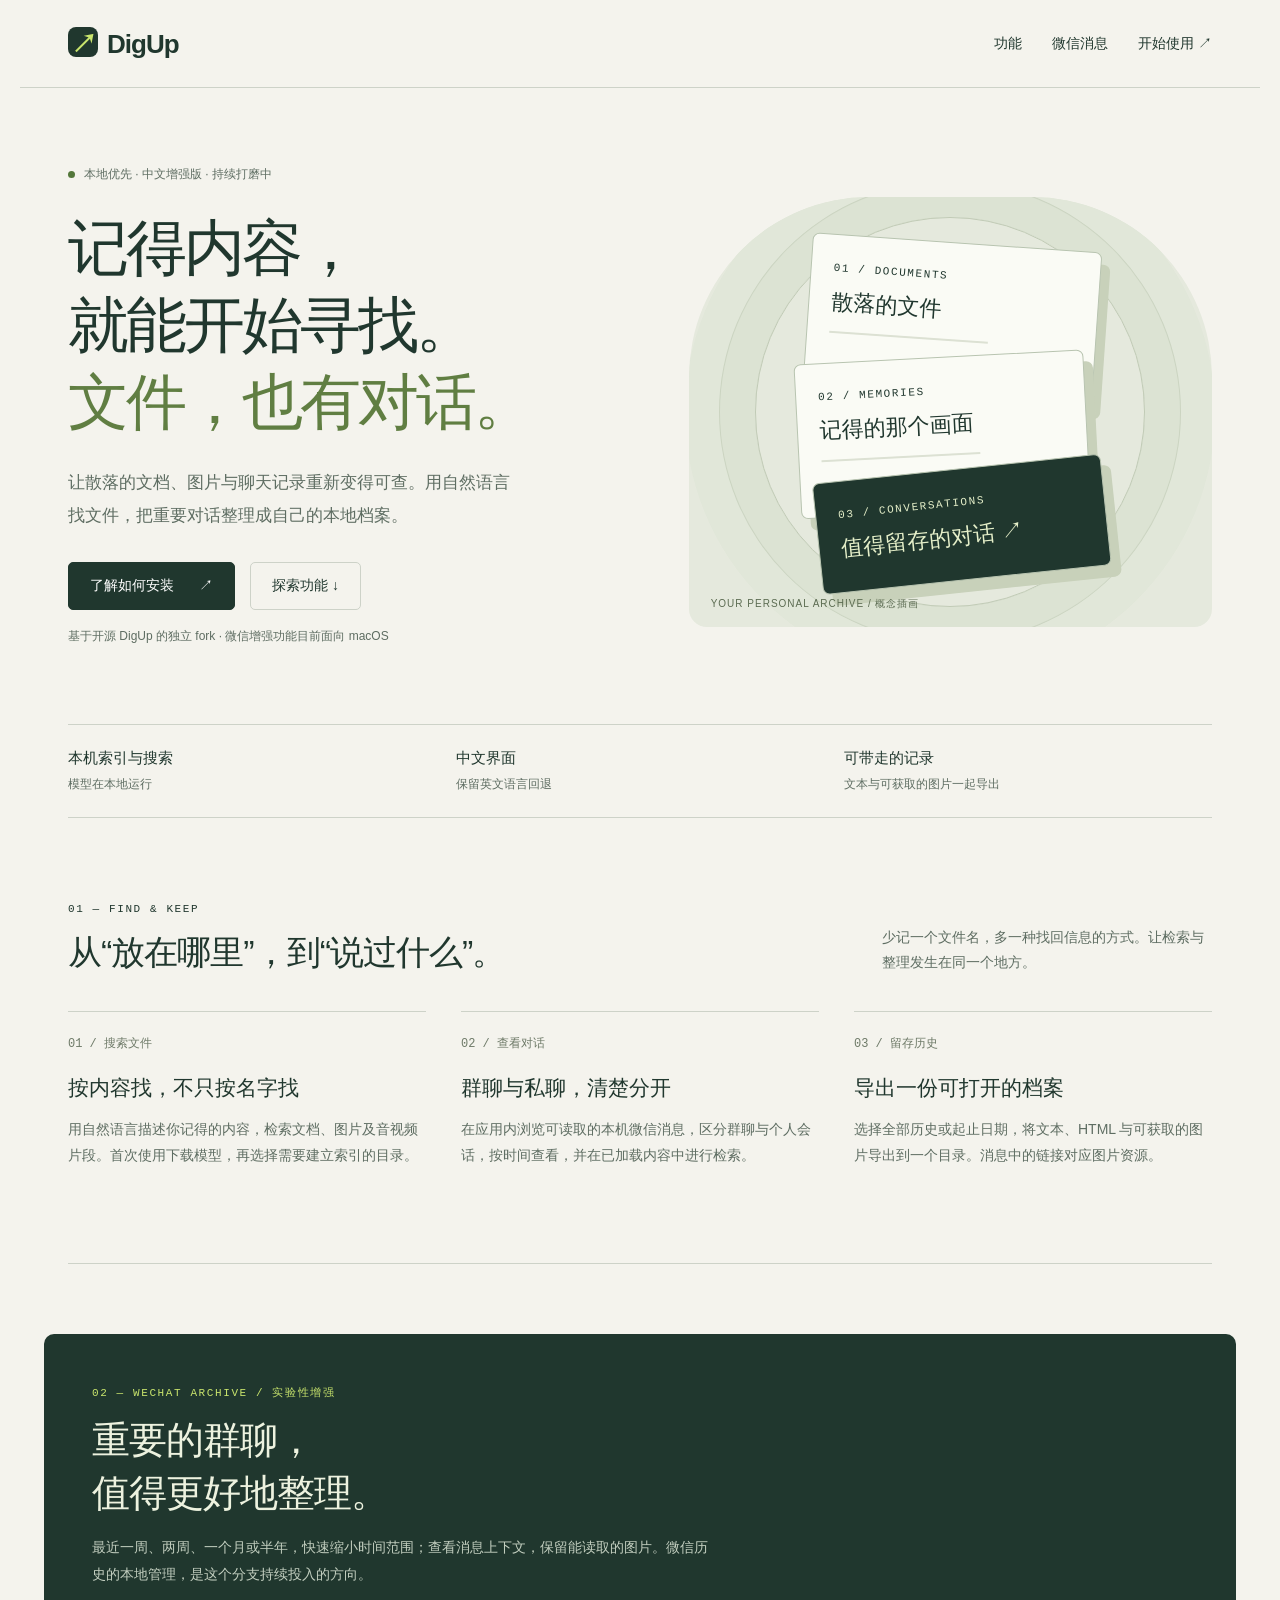
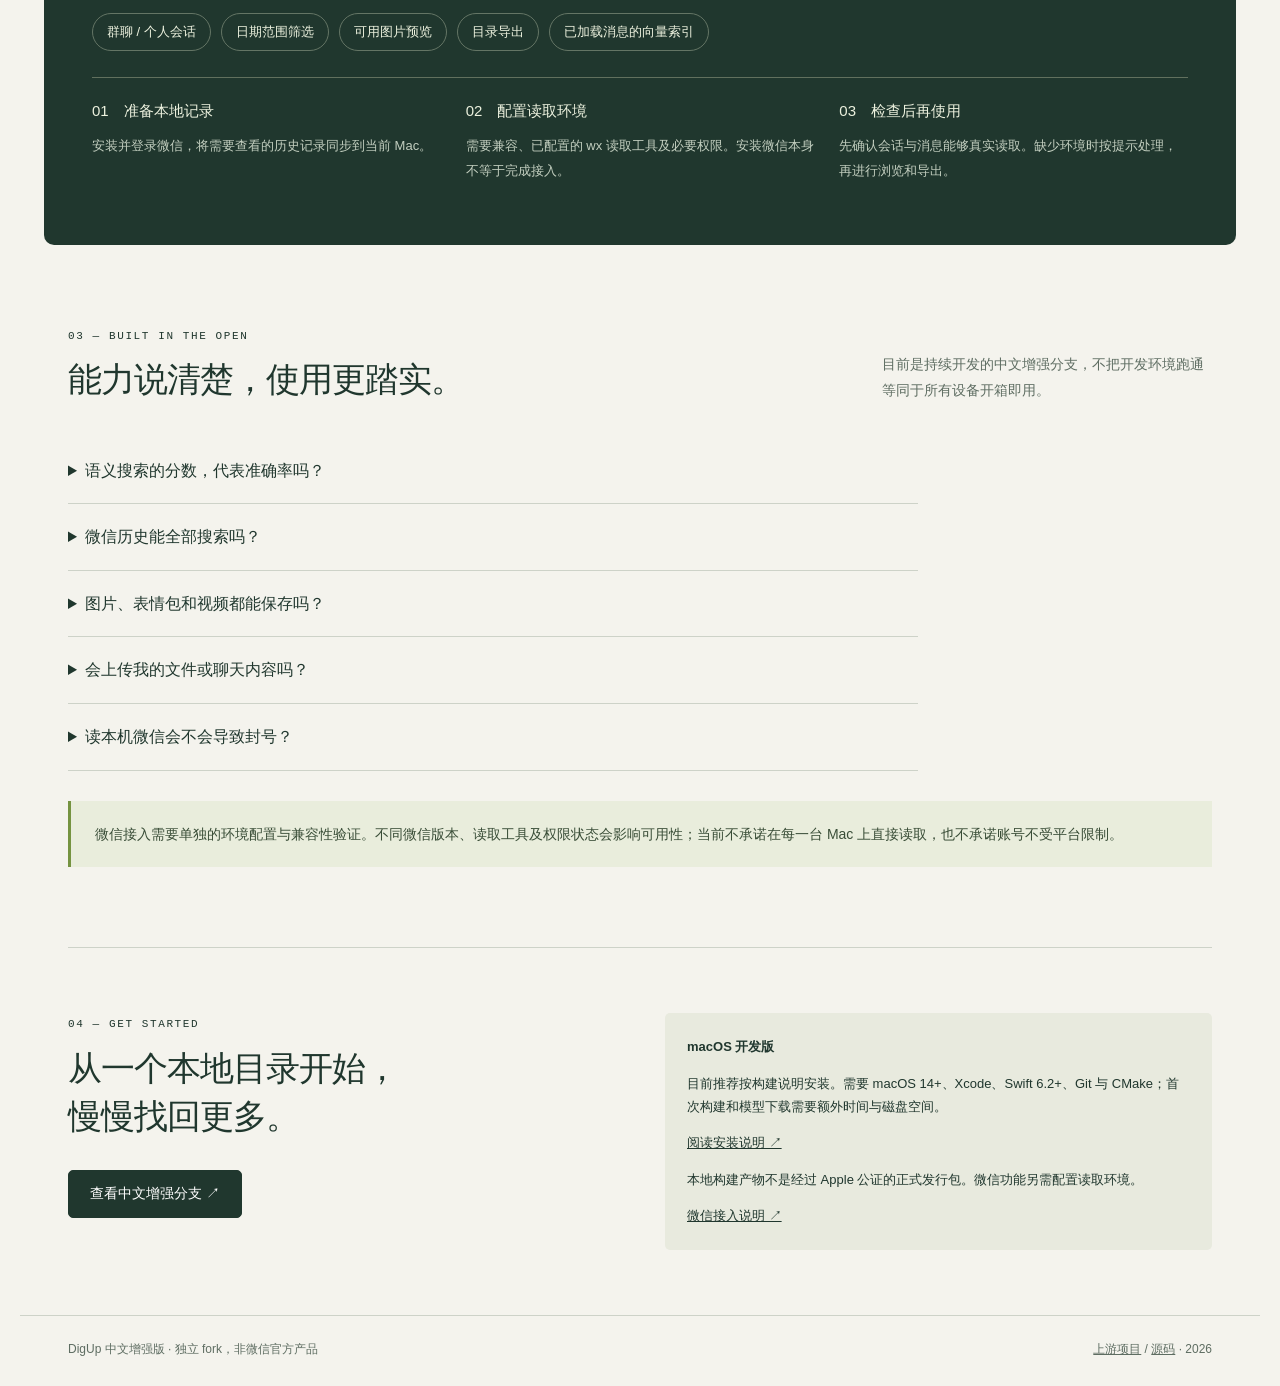
<file: site/index.html>
<!doctype html>
<html lang="zh-CN">
<head>
<meta charset="utf-8"><meta name="viewport" content="width=device-width,initial-scale=1">
<title>DigUp 中文版 — 找回文件，也找回对话</title>
<meta name="description" content="DigUp 中文增强版：本地语义文件搜索，微信历史消息浏览、日期筛选和带图片的目录导出。了解能力、接入条件与当前限制。">
<meta name="theme-color" content="#f4f3ed">
<style>
:root{--paper:#f4f3ed;--ink:#20372e;--muted:#5e6d62;--line:#cdd2c8;--green:#c9e56d}*{box-sizing:border-box}html{scroll-behavior:smooth;scroll-padding-top:85px}body{margin:0;background:var(--paper);color:var(--ink);font-family:-apple-system,BlinkMacSystemFont,"PingFang SC","Microsoft YaHei",sans-serif}a{color:inherit;text-decoration:none}a:hover{text-decoration:underline}button{font:inherit;cursor:pointer}a:focus-visible,button:focus-visible,summary:focus-visible{outline:3px solid #527625;outline-offset:5px}nav,main,footer{max-width:1240px;margin:auto;padding:0 48px}nav{height:88px;display:flex;align-items:center;justify-content:space-between;border-bottom:1px solid var(--line)}.brand{font-size:26px;font-weight:750;letter-spacing:-1px}.brand span{display:inline-grid;place-items:center;width:30px;height:30px;background:var(--ink);color:var(--green);border-radius:8px;margin-right:9px}.navlinks{display:flex;gap:30px;align-items:center;font-size:14px}.small{font:11px ui-monospace,monospace;letter-spacing:1.6px;text-transform:uppercase}.tag{display:inline-flex;gap:9px;align-items:center;font-size:12px;color:var(--muted)}.dot{width:7px;height:7px;background:#53773a;border-radius:50%}.hero{padding:76px 0 64px;display:grid;grid-template-columns:1.1fr 1fr;gap:45px;align-items:center}h1{font-size:clamp(42px,4.8vw,65px);font-weight:450;line-height:1.25;letter-spacing:-3px;margin:27px 0}h1 em{font-family:Georgia,"Songti SC",serif;font-weight:400;font-style:normal;color:#607e42}.lead{font-size:17px;line-height:1.9;color:var(--muted);max-width:450px}.actions{display:flex;gap:15px;align-items:center;flex-wrap:wrap;margin-top:30px}.btn{display:inline-flex;align-items:center;justify-content:center;gap:25px;padding:14px 21px;background:var(--ink);color:#fff;border:1px solid var(--ink);border-radius:5px;font-size:14px}.btn:hover{background:#365244;text-decoration:none}.btn.secondary{background:transparent;color:var(--ink);border-color:var(--line)}.footnote{font-size:12px;color:var(--muted);line-height:1.8;margin-top:16px}.art{height:430px;position:relative;background:#e5e9dd;border-radius:180px 180px 18px 18px;overflow:hidden;display:flex;align-items:center;justify-content:center}.rings{position:absolute;width:390px;height:390px;border:1px solid #c1cbb6;border-radius:50%;box-shadow:0 0 0 35px #dce3d3,0 0 0 36px #cbd4c1,0 0 0 70px #e1e7d9}.archive{position:relative;width:290px;transform:rotate(-6deg)}.sheet{height:155px;padding:22px;background:#fafbf5;border:1px solid #b8c4b0;border-radius:7px;box-shadow:9px 12px 0 #c8d1ba;margin-top:-42px;position:relative}.sheet:first-child{margin-top:0;transform:translateX(12px) rotate(10deg)}.sheet:nth-child(2){transform:translateX(-10px) rotate(3deg)}.sheet:last-child{background:var(--ink);color:#e5efc9;height:112px}.sheet b{display:block;font-size:22px;font-weight:500;margin:12px 0}.sheet .rule{height:2px;width:65%;background:#dce1d3;margin-top:14px}.artlabel{position:absolute;bottom:16px;left:22px;font-size:10px;letter-spacing:1px;color:#5b6b51}.strip{display:grid;grid-template-columns:repeat(3,1fr);border-top:1px solid var(--line);border-bottom:1px solid var(--line);padding:24px 0;gap:20px}.strip b{font-size:15px;font-weight:500}.strip span{display:block;font-size:12px;color:var(--muted);margin-top:8px}.section{padding:80px 0;border-bottom:1px solid var(--line)}.heading{display:flex;justify-content:space-between;align-items:end;gap:30px;margin-bottom:35px}h2{font-size:34px;font-weight:450;letter-spacing:-1px;margin:14px 0 0}.heading p{font-size:14px;color:var(--muted);line-height:1.8;max-width:330px;margin:0}.features{display:grid;grid-template-columns:repeat(3,1fr);gap:35px}.feature{border-top:1px solid var(--line);padding-top:21px}.number{font:12px ui-monospace,monospace;color:#6e7a68}.feature h3{font-size:21px;font-weight:500;margin:22px 0 12px}.feature p{font-size:14px;color:var(--muted);line-height:1.9}.wechat{background:var(--ink);color:#edf2df;margin:70px -24px 0;padding:48px;border-radius:10px}.wechat .small{color:#c9e56d}.wechat h2{max-width:580px;font-size:38px;line-height:1.4}.wechat p{color:#c2cebf;line-height:1.9;font-size:14px;max-width:620px}.pills{display:flex;flex-wrap:wrap;gap:10px;margin:26px 0}.pills span{border:1px solid #647565;border-radius:30px;padding:9px 14px;font-size:13px}.steps{display:grid;grid-template-columns:repeat(3,1fr);gap:25px;border-top:1px solid #61705e;padding-top:24px}.steps b{font-size:15px;font-weight:500}.steps p{font-size:13px}.limit{background:#e9eddc;padding:20px 24px;border-left:3px solid #759341;margin-top:30px;color:#394d37;font-size:14px;line-height:1.9}.faq{max-width:850px}details{border-bottom:1px solid var(--line);padding:20px 0}summary{cursor:pointer;font-size:16px;line-height:1.6}details p{font-size:14px;line-height:1.9;color:var(--muted);max-width:760px}.start{display:grid;grid-template-columns:1fr 1fr;gap:50px;padding:65px 0}.start h2{line-height:1.4}.install{background:#e8eade;padding:22px;border-radius:5px;font-size:13px;line-height:1.8}.install a{text-decoration:underline}footer{border-top:1px solid var(--line);padding-top:25px;padding-bottom:28px;display:flex;justify-content:space-between;gap:25px;font-size:12px;color:var(--muted)}.skip{position:absolute;left:10px;top:-60px;background:#fff;padding:10px}.skip:focus{top:10px}footer a{text-decoration:underline}
@media(max-width:760px){nav,main,footer{padding-left:23px;padding-right:23px}nav{height:75px}.navlinks{gap:18px}.navlinks .desktop{display:none}.hero{grid-template-columns:1fr;padding:46px 0 35px;gap:30px}h1{letter-spacing:-2px;font-size:47px}.hero .lead{font-size:16px}.art{height:340px;border-radius:130px 130px 12px 12px}.archive{transform:scale(.84) rotate(-6deg)}.strip{gap:12px}.strip b{font-size:13px}.strip span{line-height:1.7;font-size:11px}.section{padding:50px 0}.heading{display:block}.heading p{margin-top:20px}.features,.steps,.start{grid-template-columns:1fr;gap:20px}.feature h3{margin-top:14px}.wechat{margin:40px 0 0;padding:27px 23px}.wechat h2{font-size:30px}.steps{gap:12px}h2{font-size:29px}.start{padding:45px 0}footer{flex-direction:column;gap:12px}}@media(prefers-reduced-motion:reduce){html{scroll-behavior:auto}}
</style></head>
<body><a class="skip" href="#main">跳到内容</a>
<nav aria-label="主导航"><a class="brand" href="#" aria-label="DigUp 首页"><span>↗</span>DigUp</a><div class="navlinks"><a class="desktop" href="#features">功能</a><a href="#wechat">微信消息</a><a href="#start">开始使用 ↗</a></div></nav>
<main id="main"><section class="hero"><div><div class="tag"><i class="dot"></i> 本地优先 · 中文增强版 · 持续打磨中</div><h1>记得内容，<br>就能开始寻找。<br><em>文件，也有对话。</em></h1><p class="lead">让散落的文档、图片与聊天记录重新变得可查。用自然语言找文件，把重要对话整理成自己的本地档案。</p><div class="actions"><a class="btn" href="#start">了解如何安装 <span>↗</span></a><a class="btn secondary" href="#features">探索功能 ↓</a></div><p class="footnote">基于开源 DigUp 的独立 fork · 微信增强功能目前面向 macOS</p></div><div class="art" role="img" aria-label="由文档、图像与对话组成的档案插画，不是应用截图"><div class="rings"></div><div class="archive"><div class="sheet"><span class="small">01 / DOCUMENTS</span><b>散落的文件</b><div class="rule"></div></div><div class="sheet"><span class="small">02 / MEMORIES</span><b>记得的那个画面</b><div class="rule"></div></div><div class="sheet"><span class="small">03 / CONVERSATIONS</span><b>值得留存的对话 ↗</b></div></div><span class="artlabel">YOUR PERSONAL ARCHIVE / 概念插画</span></div></section>
<div class="strip"><div><b>本机索引与搜索</b><span>模型在本地运行</span></div><div><b>中文界面</b><span>保留英文语言回退</span></div><div><b>可带走的记录</b><span>文本与可获取的图片一起导出</span></div></div>
<section class="section" id="features"><div class="heading"><div><span class="small">01 — FIND & KEEP</span><h2>从“放在哪里”，到“说过什么”。</h2></div><p>少记一个文件名，多一种找回信息的方式。让检索与整理发生在同一个地方。</p></div><div class="features"><article class="feature"><span class="number">01 / 搜索文件</span><h3>按内容找，不只按名字找</h3><p>用自然语言描述你记得的内容，检索文档、图片及音视频片段。首次使用下载模型，再选择需要建立索引的目录。</p></article><article class="feature"><span class="number">02 / 查看对话</span><h3>群聊与私聊，清楚分开</h3><p>在应用内浏览可读取的本机微信消息，区分群聊与个人会话，按时间查看，并在已加载内容中进行检索。</p></article><article class="feature"><span class="number">03 / 留存历史</span><h3>导出一份可打开的档案</h3><p>选择全部历史或起止日期，将文本、HTML 与可获取的图片导出到一个目录。消息中的链接对应图片资源。</p></article></div></section>
<section id="wechat" class="wechat"><span class="small">02 — WECHAT ARCHIVE / 实验性增强</span><h2>重要的群聊，<br>值得更好地整理。</h2><p>最近一周、两周、一个月或半年，快速缩小时间范围；查看消息上下文，保留能读取的图片。微信历史的本地管理，是这个分支持续投入的方向。</p><div class="pills"><span>群聊 / 个人会话</span><span>日期范围筛选</span><span>可用图片预览</span><span>目录导出</span><span>已加载消息的向量索引</span></div><div class="steps"><div><b>01　准备本地记录</b><p>安装并登录微信，将需要查看的历史记录同步到当前 Mac。</p></div><div><b>02　配置读取环境</b><p>需要兼容、已配置的 wx 读取工具及必要权限。安装微信本身不等于完成接入。</p></div><div><b>03　检查后再使用</b><p>先确认会话与消息能够真实读取。缺少环境时按提示处理，再进行浏览和导出。</p></div></div></section>
<section class="section" id="status"><div class="heading"><div><span class="small">03 — BUILT IN THE OPEN</span><h2>能力说清楚，使用更踏实。</h2></div><p>目前是持续开发的中文增强分支，不把开发环境跑通等同于所有设备开箱即用。</p></div><div class="faq"><details><summary>语义搜索的分数，代表准确率吗？</summary><p>不代表。当前分数用于结果排序，不是经过校准的置信概率。语义接近也可能与需求无关；精确编号和无答案查询仍有误匹配，相关性与拒绝无关结果的能力正在改进。</p></details><details><summary>微信历史能全部搜索吗？</summary><p>当前消息浏览及检索有加载范围限制，向量索引面向已加载的消息，并非全部历史、跨会话的完整搜索。按范围导出采用分页读取；导出全部记录不代表这些记录已全部建立语义索引。</p></details><details><summary>图片、表情包和视频都能保存吗？</summary><p>可读取、可解码的图片支持预览及随目录导出。未获取到的图片会提示不可用；部分表情包、视频及语音目前仅保留文字提示。图片可能转换或缩放，不承诺原始媒体的无损归档。</p></details><details><summary>会上传我的文件或聊天内容吗？</summary><p>本分支的文件索引、模型检索与微信消息处理在本机进行。首次下载模型和获取更新需要网络。本介绍站不连接你的电脑，不读取聊天记录，也没有账号登录或内容上传入口。</p></details><details><summary>读本机微信会不会导致封号？</summary><p>不能保证。当前为能力优先：聊天与朋友圈文字读本机缓存，头像与朋友圈图可能请求腾讯 CDN。这不是微信官方导出，也不是腾讯授权接入；本地有数据不等于官方许可。我们不做“永不封号”承诺，请自行评估风险。更稳妥的做法是只使用微信内主动合并转发导出的文件。</p></details></div><div class="limit">微信接入需要单独的环境配置与兼容性验证。不同微信版本、读取工具及权限状态会影响可用性；当前不承诺在每一台 Mac 上直接读取，也不承诺账号不受平台限制。</div></section>
<section id="start" class="start"><div><span class="small">04 — GET STARTED</span><h2>从一个本地目录开始，<br>慢慢找回更多。</h2><div class="actions"><a class="btn" href="https://github.com/yuezheng2006/DigUp/tree/feat/chinese-localization">查看中文增强分支 ↗</a></div></div><div class="install"><b>macOS 开发版</b><p>目前推荐按构建说明安装。需要 macOS 14+、Xcode、Swift 6.2+、Git 与 CMake；首次构建和模型下载需要额外时间与磁盘空间。</p><a href="https://github.com/yuezheng2006/DigUp/blob/feat/chinese-localization/README.zh-CN.md">阅读安装说明 ↗</a><p>本地构建产物不是经过 Apple 公证的正式发行包。微信功能另需配置读取环境。</p><a href="https://github.com/yuezheng2006/DigUp/blob/feat/chinese-localization/WECHAT.zh-CN.md">微信接入说明 ↗</a></div></section></main>
<footer><span>DigUp 中文增强版 · 独立 fork，非微信官方产品</span><span><a href="https://github.com/ARahim3/DigUp">上游项目</a> / <a href="https://github.com/yuezheng2006/DigUp/tree/feat/chinese-localization">源码</a> · 2026</span></footer>
</body></html>
</file>
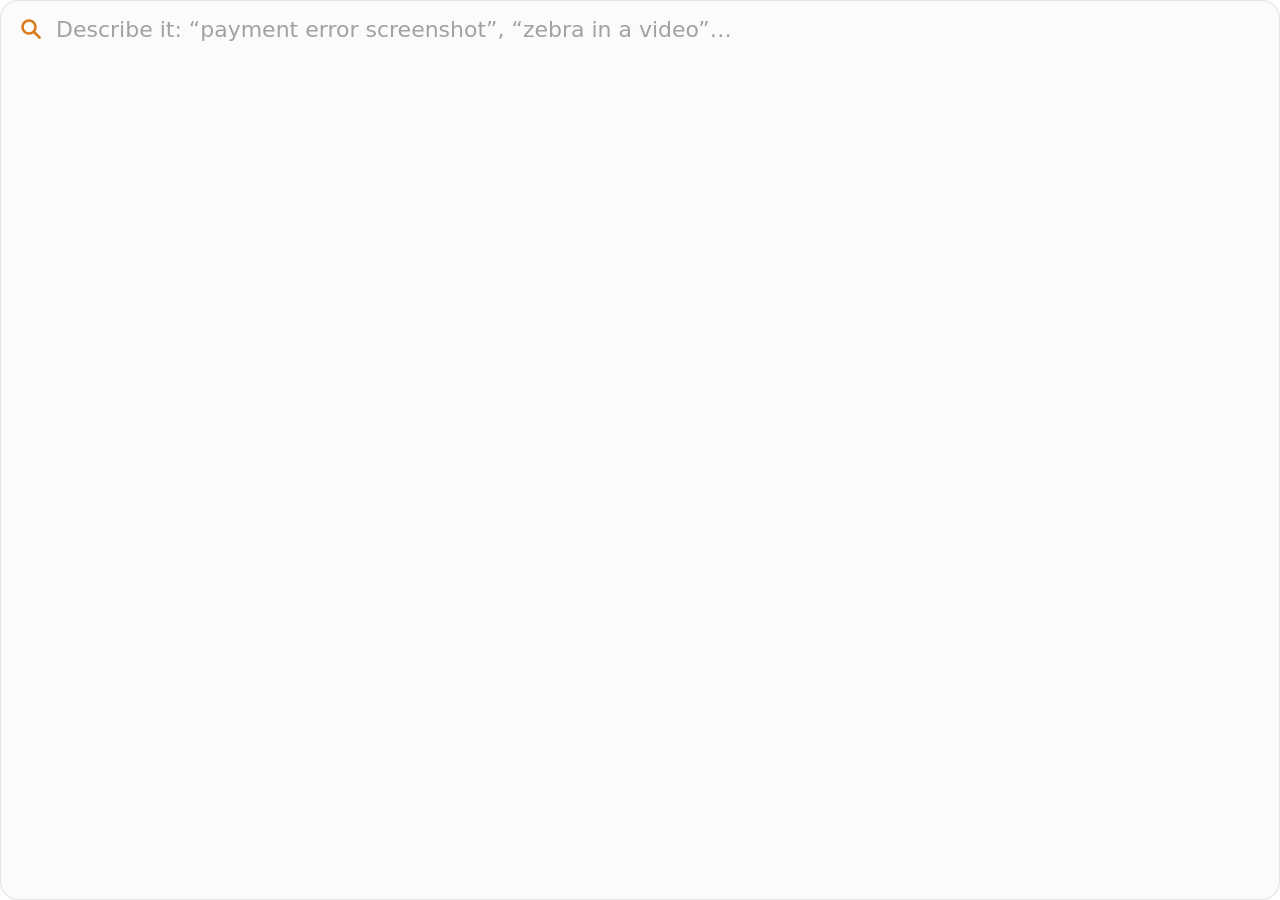
<file: shell/ui/index.html>
<!doctype html>
<html lang="en">
<head>
  <meta charset="utf-8">
  <title>DigUp</title>
  <link rel="stylesheet" href="panel.css">
</head>
<body>
  <main id="panel" class="panel">
    <header class="field">
      <svg class="glass" viewBox="0 0 24 24" aria-hidden="true">
        <circle cx="10" cy="10" r="6.5"/><path d="M15 15 L20.5 20.5"/>
      </svg>
      <input id="query" type="text" autocomplete="off" autocorrect="off" spellcheck="false" aria-label="Search"
             placeholder="Describe it: “payment error screenshot”, “zebra in a video”…">
      <span id="activity" class="activity" hidden></span>
    </header>
    <section id="body" class="body" hidden>
      <div id="list" class="list" role="listbox" aria-label="Results"></div>
      <div id="preview" class="preview" aria-live="polite"></div>
    </section>
    <footer id="footer" class="footer" hidden>
      <span id="summary" class="summary"></span>
      <span id="keys" class="keys"></span>
    </footer>
  </main>
  <script src="i18n.js"></script>
  <script src="theme.js"></script>
  <script src="results.js"></script>
  <script src="panel.js"></script>
</body>
</html>
</file>
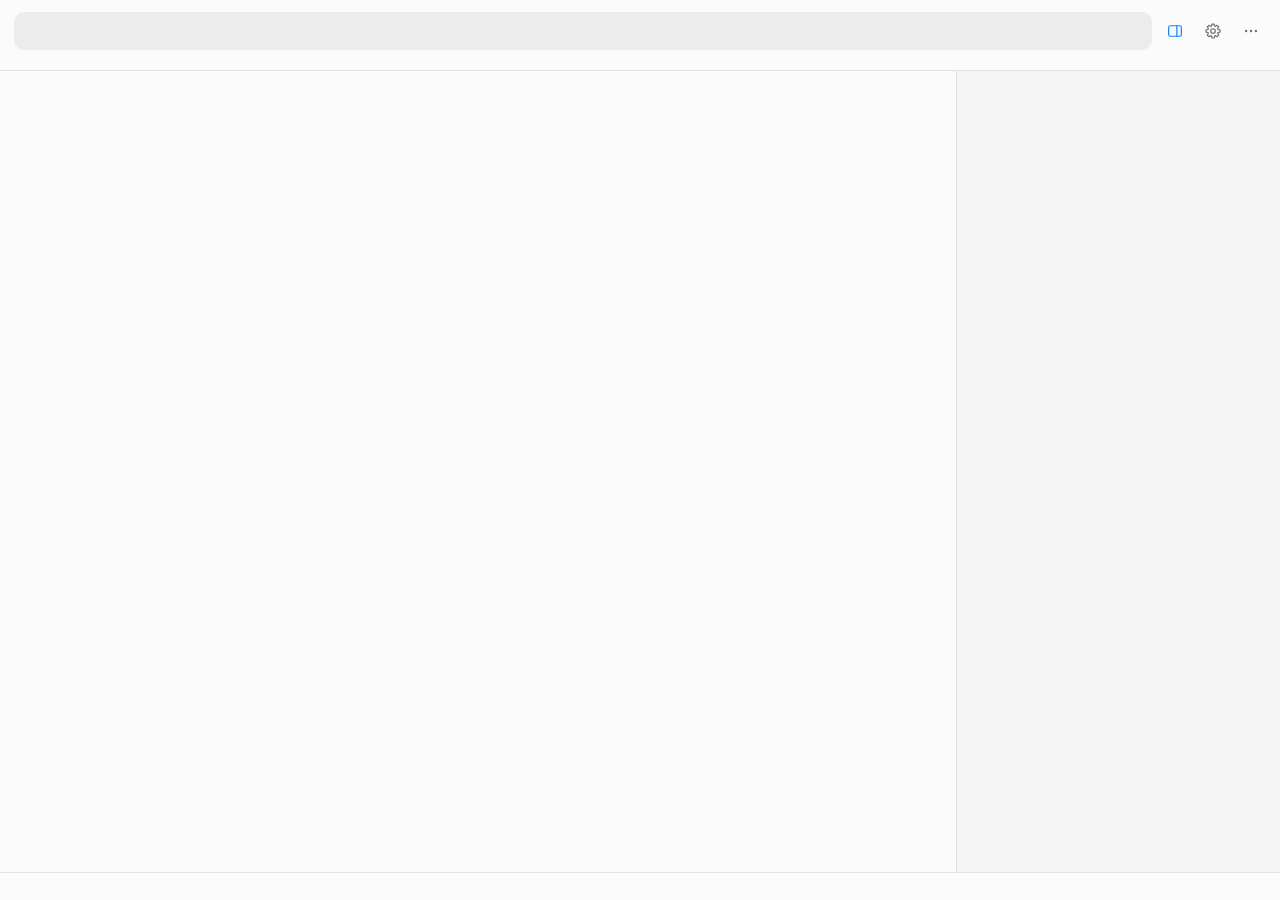
<file: shell/ui/window.html>
<!doctype html>
<html lang="en">
<head>
  <meta charset="utf-8">
  <title>DigUp</title>
  <link rel="stylesheet" href="window.css">
</head>
<body>
  <header class="top">
    <div class="bar">
      <label class="field" id="field">
        <span class="glass" id="glass" aria-hidden="true"></span>
        <input id="query" type="text" autocomplete="off" autocorrect="off" spellcheck="false" aria-label="Search">
        <button class="clear" id="clear" title="Clear" aria-label="Clear" hidden>
          <svg viewBox="0 0 20 20"><circle cx="10" cy="10" r="8"/><path d="M7 7 L13 13 M13 7 L7 13"/></svg>
        </button>
      </label>
      <button class="tool" id="toggle-preview" aria-pressed="true">
        <svg viewBox="0 0 24 24"><rect x="3.5" y="5" width="17" height="14" rx="2.5"/><path d="M14.5 5 V19"/></svg>
      </button>
      <button class="tool" id="settings" aria-label="Settings">
        <svg viewBox="0 0 24 24"><path d="M18.7 10.0 L21.3 10.5 L21.3 13.5 L18.7 14.0 L18.2 15.3 L19.6 17.5 L17.5 19.6 L15.3 18.2 L14.0 18.7 L13.5 21.3 L10.5 21.3 L10.0 18.7 L8.7 18.2 L6.5 19.6 L4.4 17.5 L5.8 15.3 L5.3 14.0 L2.7 13.5 L2.7 10.5 L5.3 10.0 L5.8 8.7 L4.4 6.5 L6.5 4.4 L8.7 5.8 L10.0 5.3 L10.5 2.7 L13.5 2.7 L14.0 5.3 L15.3 5.8 L17.5 4.4 L19.6 6.5 L18.2 8.7 Z"/><circle cx="12" cy="12" r="3"/></svg>
      </button>
      <button class="tool" id="more" title="More" aria-label="More" aria-haspopup="menu">
        <svg viewBox="0 0 24 24"><circle cx="5.5" cy="12" r="1.6"/><circle cx="12" cy="12" r="1.6"/><circle cx="18.5" cy="12" r="1.6"/></svg>
      </button>
    </div>
    <nav class="kinds" id="kinds" aria-label="Kinds of files"></nav>
  </header>

  <div class="split">
    <main class="content" id="content"></main>
    <aside class="side" id="side" aria-live="polite"></aside>
  </div>

  <footer class="status">
    <span class="ring" id="ring" hidden></span>
    <button class="status-line" id="status-line" title="Folders and indexing"></button>
    <span class="spacer"></span>
    <span class="count" id="count"></span>
    <button class="update" id="update" title="See what's new and update" hidden></button>
  </footer>

  <div class="menu" id="menu" role="menu" hidden></div>
  <script src="i18n.js"></script>
  <script src="theme.js"></script>
  <script src="results.js"></script>
  <script src="window.js"></script>
</body>
</html>
</file>
<file: shell/ui/panel.css>
/* The search panel. Sizes and wording follow the Mac app's panel (Sources/DigUpApp/SearchPanelView.swift); the colors
   are DigUp's (moss and amber) over the system's light or dark. */

:root {
  --amber: #f2a22a;
  --ember: #d97b1a;
  --moss: #356652;
  --surface: #fbfbfb;
  --text: #1d1d1f;
  --secondary: #6e6e73;
  --tertiary: #a1a1a6;
  --line: rgba(0, 0, 0, 0.09);
  --selected: rgba(10, 132, 255, 0.2);
  --chip: rgba(0, 0, 0, 0.06);
  --mark: rgba(242, 162, 42, 0.28);
  --link: #0a6fd8;
  --list-width: 330px;
  font-family: -apple-system, BlinkMacSystemFont, "Segoe UI Variable Text", "Segoe UI", system-ui, Ubuntu, Cantarell,
    "Noto Sans", sans-serif;
  font-size: 13px;
  color: var(--text);
}

@media (prefers-color-scheme: dark) {
  :root:not([data-appearance="light"]) {
    --surface: #1f1f21;
    --text: #f2f2f7;
    --secondary: #a1a1a6;
    --tertiary: #6e6e73;
    --line: rgba(255, 255, 255, 0.1);
    --selected: rgba(10, 132, 255, 0.32);
    --chip: rgba(255, 255, 255, 0.09);
    --mark: rgba(242, 162, 42, 0.35);
    --link: #4aa3ff;
    --ember: #f2a22a;
  }
}

:root[data-appearance="light"] {
  --surface: #fbfbfb;
  --text: #1d1d1f;
  --secondary: #6e6e73;
  --tertiary: #a1a1a6;
  --line: rgba(0, 0, 0, 0.09);
  --selected: rgba(10, 132, 255, 0.2);
  --chip: rgba(0, 0, 0, 0.06);
  --mark: rgba(242, 162, 42, 0.28);
  --link: #0a6fd8;
}

:root[data-appearance="dark"] {
  --surface: #1f1f21;
  --text: #f2f2f7;
  --secondary: #a1a1a6;
  --tertiary: #6e6e73;
  --line: rgba(255, 255, 255, 0.1);
  --selected: rgba(10, 132, 255, 0.32);
  --chip: rgba(255, 255, 255, 0.09);
  --mark: rgba(242, 162, 42, 0.35);
  --link: #4aa3ff;
  --ember: #f2a22a;
}

:root[data-color="moss"] { --selected: rgba(53, 102, 82, 0.28); --link: #356652; }
:root[data-color="amber"] { --selected: rgba(242, 162, 42, 0.28); --link: #d97b1a; --mark: rgba(242, 162, 42, 0.4); }
:root[data-color="slate"] { --selected: rgba(90, 110, 130, 0.28); --link: #5a6e82; }

* { box-sizing: border-box; }
[hidden] { display: none !important; }

html, body {
  margin: 0;
  height: 100%;
  background: transparent;
  overflow: hidden;
  user-select: none;
  -webkit-user-select: none;
  cursor: default;
}

.panel {
  position: relative;
  display: flex;
  flex-direction: column;
  height: 100vh;
  background: var(--surface);
  border-radius: 18px;
  border: 1px solid var(--line);
  overflow: hidden;
}

/* Wayland: the window fills the screen and the panel sits where the Mac app puts it, centered a fifth of the way down,
   with a shadow of its own (panel.js sets its height). */
.fills-screen .panel {
  position: absolute;
  top: 20vh;
  left: calc(50% - 390px);
  width: 780px;
  height: 56px;
  box-shadow: 0 22px 56px rgba(0, 0, 0, 0.3), 0 3px 12px rgba(0, 0, 0, 0.16);
}

/* The field */

.field {
  display: flex;
  align-items: center;
  gap: 11px;
  height: 56px;
  flex: none;
  padding: 0 18px;
}

.glass {
  width: 24px;
  height: 24px;
  flex: none;
  fill: none;
  stroke: var(--ember);
  stroke-width: 2.6;
  stroke-linecap: round;
}

#query {
  flex: 1;
  min-width: 0;
  border: 0;
  outline: 0;
  background: transparent;
  color: var(--text);
  font: inherit;
  font-size: 22px;
}

#query::placeholder { color: var(--tertiary); }

/* Indexing (or the model's download) while results may be incomplete: amber, so it's seen. */
.activity {
  display: flex;
  align-items: center;
  gap: 6px;
  font-size: 11.5px;
  font-weight: 600;
  font-variant-numeric: tabular-nums;
  color: var(--ember);
  padding: 4px 10px;
  border-radius: 99px;
  background: rgba(242, 162, 42, 0.14);
  white-space: nowrap;
}

.activity svg { width: 12px; height: 12px; transform: rotate(-90deg); }
.activity circle { fill: none; stroke-width: 2.4; }
.activity .track { stroke: rgba(242, 162, 42, 0.3); }
.activity .done { stroke: var(--ember); stroke-linecap: round; }

/* Results and preview */

.body {
  display: flex;
  flex: 1;
  min-height: 0;
  border-top: 1px solid var(--line);
}

.list {
  width: var(--list-width);
  flex: none;
  overflow-y: auto;
  padding: 6px 8px 10px;
  border-right: 1px solid var(--line);
}

.group-title {
  font-size: 10px;
  font-weight: 600;
  letter-spacing: 0.08em;
  text-transform: uppercase;
  color: var(--secondary);
  padding: 10px 10px 4px;
}

.row {
  display: flex;
  align-items: center;
  gap: 10px;
  padding: 5px 8px;
  border-radius: 8px;
  min-height: 46px;
}

.row.selected { background: var(--selected); }

.thumb {
  width: 36px;
  height: 36px;
  flex: none;
  border-radius: 6px;
  object-fit: cover;
  background: var(--chip);
}

.thumb.icon {
  display: grid;
  place-items: center;
  color: var(--secondary);
}

.thumb.icon svg { width: 20px; height: 20px; fill: none; stroke: currentColor; stroke-width: 1.6; }

.row-text { min-width: 0; flex: 1; }

.row-title {
  display: flex;
  align-items: center;
  gap: 6px;
  font-size: 13px;
  font-weight: 600;
}

.row-title .name { overflow: hidden; text-overflow: ellipsis; white-space: nowrap; }

.row-sub {
  font-size: 11px;
  color: var(--secondary);
  overflow: hidden;
  text-overflow: ellipsis;
  white-space: nowrap;
  margin-top: 2px;
}

.row-sub b, .passage b { color: var(--text); font-weight: 600; }

.badge {
  flex: none;
  font-size: 10px;
  font-weight: 600;
  font-variant-numeric: tabular-nums;
  padding: 1px 6px;
  border-radius: 99px;
  background: var(--chip);
  color: var(--secondary);
}

.more {
  font-size: 11.5px;
  font-weight: 500;
  color: var(--link);
  padding: 3px 10px 4px;
}

.weaker {
  display: flex;
  align-items: center;
  gap: 6px;
  height: 26px;
  padding: 0 10px;
  margin-top: 6px;
  border-radius: 8px;
  color: var(--secondary);
  font-size: 12px;
}

.weaker.selected { background: var(--selected); }
.weaker .chevron { transition: transform 0.12s; }
.weaker.open .chevron { transform: rotate(90deg); }

.preview {
  flex: 1;
  min-width: 0;
  display: flex;
  flex-direction: column;
  padding: 16px 16px 14px;
  overflow: hidden;
}

.picture {
  flex: 1;
  min-height: 0;
  display: flex;
  align-items: center;
  justify-content: center;
  position: relative;
}

.picture img, .picture video {
  max-width: 100%;
  max-height: 100%;
  border-radius: 8px;
  box-shadow: 0 1px 6px rgba(0, 0, 0, 0.18);
}

.moment {
  position: relative;
  max-width: 100%;
  max-height: 100%;
  display: flex;
}

.moment img { max-width: 100%; max-height: 100%; }

.play {
  position: absolute;
  inset: 0;
  margin: auto;
  width: 54px;
  height: 54px;
  border-radius: 50%;
  background: rgba(0, 0, 0, 0.42);
  border: 1.5px solid rgba(255, 255, 255, 0.7);
  display: grid;
  place-items: center;
  pointer-events: none;
}

.play svg { width: 22px; height: 22px; fill: white; margin-left: 4px; }

.at {
  position: absolute;
  left: 10px;
  bottom: 10px;
  font-size: 12px;
  font-weight: 600;
  font-variant-numeric: tabular-nums;
  color: white;
  padding: 2px 7px;
  border-radius: 6px;
  background: rgba(0, 0, 0, 0.45);
  pointer-events: none;
}

.passage {
  flex: 1;
  min-height: 0;
  overflow: hidden;
  font-size: 12.5px;
  line-height: 1.5;
  color: var(--secondary);
  white-space: pre-wrap;
  word-break: break-word;
  user-select: text;
  -webkit-user-select: text;
}

.passage.code { font-family: ui-monospace, "Cascadia Mono", Consolas, "DejaVu Sans Mono", monospace; font-size: 11.5px; }
.passage mark { background: var(--mark); color: var(--text); border-radius: 2px; }

.audio-picture {
  width: 100%;
  display: flex;
  flex-direction: column;
  align-items: center;
  gap: 14px;
  color: var(--secondary);
}

.audio-picture svg { width: 54px; height: 54px; fill: none; stroke: var(--moss); stroke-width: 1.4; }
.audio-picture audio { width: 90%; }

.facts { flex: none; margin-top: 14px; }
.facts .title { font-size: 15px; font-weight: 600; overflow: hidden; text-overflow: ellipsis; white-space: nowrap; }
.facts .line { font-size: 12px; color: var(--secondary); margin-top: 3px; overflow: hidden; text-overflow: ellipsis; white-space: nowrap; }

.reason {
  display: flex;
  align-items: center;
  gap: 8px;
  font-size: 12.5px;
  font-weight: 500;
  margin-top: 10px;
}

.reason svg { width: 16px; height: 16px; fill: none; stroke: var(--ember); stroke-width: 2; stroke-linecap: round; flex: none; }
.reason-text { margin: 4px 0 0 24px; font-size: 12px; color: var(--secondary); overflow: hidden; text-overflow: ellipsis; white-space: nowrap; }

.buttons { display: flex; gap: 8px; margin-top: 12px; }

.buttons button {
  font: inherit;
  font-size: 12.5px;
  color: var(--text);
  background: var(--chip);
  border: 0;
  border-radius: 7px;
  padding: 5px 12px;
}

.buttons button:active { filter: brightness(0.92); }

.message {
  flex: 1;
  display: flex;
  flex-direction: column;
  align-items: center;
  justify-content: center;
  gap: 6px;
  text-align: center;
  color: var(--secondary);
  padding: 0 40px;
}

.message strong { color: var(--text); font-size: 15px; }

/* The footer */

.footer {
  display: flex;
  align-items: center;
  justify-content: space-between;
  gap: 12px;
  height: 30px;
  flex: none;
  padding: 0 16px;
  font-size: 11px;
  border-top: 1px solid var(--line);
}

.summary { color: var(--secondary); white-space: nowrap; overflow: hidden; text-overflow: ellipsis; }
.keys { color: var(--tertiary); white-space: pre; }

/* The big preview (Space): the selected result over the whole panel, which grows to its tallest. */
.big { position: absolute; inset: 0; z-index: 10; display: flex; flex-direction: column; border-radius: inherit;
       overflow: hidden; background: var(--surface, #fbfbfb); }
.big[hidden] { display: none; }
.big .head { flex: none; display: flex; align-items: baseline; gap: 10px; padding: 12px 16px; border-bottom: 1px solid var(--line, rgba(0,0,0,0.1)); }
.big .head .name { font-weight: 600; overflow: hidden; text-overflow: ellipsis; white-space: nowrap; }
.big .head .place { flex: none; font-size: 12px; opacity: 0.7; }
.big .view { flex: 1; min-height: 0; display: flex; align-items: center; justify-content: center; padding: 10px; overflow: auto; }
.big .view > video { max-width: 100%; max-height: 100%; }
.big .view > * { max-width: 100%; max-height: 100%; }
.big .view img { max-width: 100%; max-height: 100%; object-fit: contain; }
</file>
<file: shell/ui/window.css>
/* The window. Sizes and wording follow the Mac app's search window (Sources/DigUpApp/SearchWindow.swift); the colors
   are DigUp's (moss and amber) over the system's light or dark, and selection is the usual blue. */

:root {
  --amber: #f2a22a;
  --ember: #d97b1a;
  --moss: #356652;
  --leaf: #4f8058;
  --sprout: #a2c78e;
  --accent: #0a84ff;
  --surface: #fbfbfb;
  --pane: rgba(0, 0, 0, 0.025);
  --text: #1d1d1f;
  --secondary: #6e6e73;
  --tertiary: #a1a1a6;
  --line: rgba(0, 0, 0, 0.09);
  --fill: rgba(0, 0, 0, 0.06);
  --fill-strong: rgba(0, 0, 0, 0.1);
  --tile: rgba(0, 0, 0, 0.05);
  --menu: #ffffff;
  --mark: #ffdb33;
  --chip: rgba(79, 128, 88, 0.1);
  --chip-hover: rgba(79, 128, 88, 0.2);
  --leaf-text: #4f8058;
  font-family: -apple-system, BlinkMacSystemFont, "Segoe UI Variable Text", "Segoe UI", system-ui, Ubuntu, Cantarell,
    "Noto Sans", sans-serif;
  font-size: 13px;
  color: var(--text);
  color-scheme: light dark;
}

@media (prefers-color-scheme: dark) {
  :root:not([data-appearance="light"]) {
    --surface: #1f1f21;
    --pane: rgba(255, 255, 255, 0.025);
    --text: #f2f2f7;
    --secondary: #a1a1a6;
    --tertiary: #6e6e73;
    --line: rgba(255, 255, 255, 0.1);
    --fill: rgba(255, 255, 255, 0.08);
    --fill-strong: rgba(255, 255, 255, 0.14);
    --tile: rgba(255, 255, 255, 0.05);
    --menu: #2c2c2e;
    --chip: rgba(162, 199, 142, 0.12);
    --chip-hover: rgba(162, 199, 142, 0.22);
    --leaf-text: #a2c78e;
  }
}

:root[data-appearance="light"] {
  color-scheme: light;
  --surface: #fbfbfb;
  --pane: rgba(0, 0, 0, 0.025);
  --text: #1d1d1f;
  --secondary: #6e6e73;
  --tertiary: #a1a1a6;
  --line: rgba(0, 0, 0, 0.09);
  --fill: rgba(0, 0, 0, 0.06);
  --fill-strong: rgba(0, 0, 0, 0.1);
  --tile: rgba(0, 0, 0, 0.05);
  --menu: #ffffff;
  --chip: rgba(79, 128, 88, 0.1);
  --chip-hover: rgba(79, 128, 88, 0.2);
  --leaf-text: #4f8058;
}

:root[data-appearance="dark"] {
  color-scheme: dark;
  --surface: #1f1f21;
  --pane: rgba(255, 255, 255, 0.025);
  --text: #f2f2f7;
  --secondary: #a1a1a6;
  --tertiary: #6e6e73;
  --line: rgba(255, 255, 255, 0.1);
  --fill: rgba(255, 255, 255, 0.08);
  --fill-strong: rgba(255, 255, 255, 0.14);
  --tile: rgba(255, 255, 255, 0.05);
  --menu: #2c2c2e;
  --chip: rgba(162, 199, 142, 0.12);
  --chip-hover: rgba(162, 199, 142, 0.22);
  --leaf-text: #a2c78e;
}

:root[data-color="moss"] { --accent: #356652; --leaf: #4f8058; --leaf-text: #4f8058; --chip: rgba(79, 128, 88, 0.12); --chip-hover: rgba(79, 128, 88, 0.22); }
:root[data-color="amber"] { --accent: #f2a22a; --leaf: #d97b1a; --leaf-text: #d97b1a; --chip: rgba(242, 162, 42, 0.14); --chip-hover: rgba(242, 162, 42, 0.24); }
:root[data-color="slate"] { --accent: #5a6e82; --leaf: #5a6e82; --leaf-text: #5a6e82; --chip: rgba(90, 110, 130, 0.12); --chip-hover: rgba(90, 110, 130, 0.22); }
:root[data-appearance="dark"][data-color="moss"] { --leaf-text: #a2c78e; --chip: rgba(162, 199, 142, 0.12); --chip-hover: rgba(162, 199, 142, 0.22); }
:root[data-appearance="dark"][data-color="amber"] { --leaf-text: #f2a22a; }
:root[data-appearance="dark"][data-color="slate"] { --leaf-text: #9eb0c2; }

* { box-sizing: border-box; }
[hidden] { display: none !important; }

html, body { margin: 0; height: 100%; overflow: hidden; background: var(--surface); }

body {
  display: flex;
  flex-direction: column;
  user-select: none;
  -webkit-user-select: none;
  cursor: default;
}

button { font: inherit; color: inherit; }
svg { display: block; }

/* The bar: the field, the preview and settings buttons, the menu; the kind filters under it */

.top { flex: none; padding: 12px 14px 10px; }

.bar { display: flex; align-items: center; gap: 8px; height: 38px; }

.field {
  flex: 1;
  min-width: 0;
  display: flex;
  align-items: center;
  gap: 9px;
  height: 38px;
  padding: 0 10px 0 12px;
  border-radius: 10px;
  background: var(--fill);
  box-shadow: 0 0 0 2px transparent;
  transition: box-shadow 0.15s ease-out;
  cursor: text;
}

/* Where typing goes, as a field shows it: a ring in the accent color while it has the cursor. */
.field:focus-within { box-shadow: 0 0 0 2px color-mix(in srgb, var(--accent) 60%, transparent); }

.glass { width: 22px; height: 20px; flex: none; display: grid; place-items: center; }
.glass svg { width: 19px; height: 19px; fill: none; stroke: var(--ember); stroke-width: 2.6; stroke-linecap: round; stroke-linejoin: round; }

#query {
  flex: 1;
  min-width: 0;
  border: 0;
  outline: 0;
  background: transparent;
  color: var(--text);
  font: inherit;
  font-size: 18px;
}

#query::placeholder { color: var(--tertiary); }

.clear {
  flex: none;
  width: 22px;
  height: 22px;
  border: 0;
  padding: 0;
  background: none;
  display: grid;
  place-items: center;
  color: var(--tertiary);
}
.clear svg { width: 16px; height: 16px; }
.clear circle { fill: currentColor; stroke: none; }
.clear path { stroke: var(--surface); stroke-width: 1.8; stroke-linecap: round; fill: none; }

.tool {
  flex: none;
  width: 30px;
  height: 30px;
  border: 0;
  border-radius: 7px;
  padding: 0;
  background: none;
  display: grid;
  place-items: center;
  color: var(--secondary);
}
.tool:hover { background: var(--fill); }
.tool:active { background: var(--fill-strong); }
.tool svg { width: 18px; height: 18px; fill: none; stroke: currentColor; stroke-width: 1.6; stroke-linecap: round; stroke-linejoin: round; }
#more svg { fill: currentColor; stroke: none; }
.tool[aria-pressed="true"] { color: var(--accent); }

.kinds { display: flex; flex-wrap: wrap; align-items: center; gap: 6px; margin-top: 10px; }

.chip {
  display: flex;
  align-items: center;
  gap: 5px;
  height: 24px;
  padding: 0 10px;
  border: 0;
  border-radius: 99px;
  background: var(--fill);
  font-size: 12px;
  font-weight: 500;
  white-space: nowrap;
}
.chip:hover { background: var(--fill-strong); }
.chip svg { width: 12px; height: 12px; fill: none; stroke: currentColor; stroke-width: 1.9; stroke-linecap: round; stroke-linejoin: round; }
.chip .number { opacity: 0.6; font-variant-numeric: tabular-nums; }
.chip.selected { background: var(--accent); color: white; }
.kinds .divider { width: 1px; height: 16px; margin: 0 4px; background: var(--line); }

/* Results and the preview beside them */

.split { flex: 1; min-height: 0; display: flex; border-top: 1px solid var(--line); }

.content { flex: 1; min-width: 0; overflow-y: auto; position: relative; }

.side {
  flex: none;
  width: 324px;
  overflow-y: auto;
  padding: 16px;
  border-left: 1px solid var(--line);
  background: var(--pane);
}

.grid {
  display: grid;
  grid-template-columns: repeat(auto-fill, minmax(176px, 1fr));
  gap: 18px 14px;
  padding: 16px;
}

.cell { min-width: 0; outline: none; }

.cell .picture {
  position: relative;
  height: 132px;
  border-radius: 8px;
  background: var(--tile);
  box-shadow: inset 0 0 0 0.5px var(--line);
  overflow: hidden;
  display: grid;
  place-items: center;
}
.cell.selected .picture { box-shadow: 0 0 0 3px var(--accent); }

.cell .picture img { width: 100%; height: 100%; object-fit: cover; }
.cell .picture img.page { object-position: top; }
.cell .picture .big-icon svg { width: 46px; height: 46px; fill: none; stroke: var(--ember); stroke-width: 1.2; stroke-linecap: round; stroke-linejoin: round; }
.cell .picture .big-icon.quiet svg { stroke: var(--tertiary); width: 40px; height: 40px; }

/* A document's passage as its picture: a page of small print with the words found in bold. */
.cell .text-card {
  position: absolute;
  inset: 12px 32px 0;
  padding: 9px 10px;
  background: white;
  color: rgba(0, 0, 0, 0.78);
  border-radius: 3px 3px 0 0;
  box-shadow: 0 1px 4px rgba(0, 0, 0, 0.16);
  font-size: 8.5px;
  line-height: 1.38;
  overflow: hidden;
  white-space: pre-wrap;
  word-break: break-word;
}
.cell .text-card b { color: black; font-weight: 700; }

.kind-badge {
  position: absolute;
  top: 6px;
  left: 6px;
  width: 20px;
  height: 20px;
  border-radius: 50%;
  background: rgba(0, 0, 0, 0.5);
  display: grid;
  place-items: center;
}
.kind-badge svg { width: 11px; height: 11px; fill: none; stroke: white; stroke-width: 2.2; stroke-linecap: round; stroke-linejoin: round; }

.place {
  font-size: 10px;
  font-weight: 600;
  font-variant-numeric: tabular-nums;
  padding: 2px 6px;
  border-radius: 99px;
  background: var(--fill-strong);
  white-space: nowrap;
}
.place.on-image { color: white; background: rgba(0, 0, 0, 0.6); }
.cell .place { position: absolute; right: 6px; bottom: 6px; }

.cell .name {
  margin: 6px 2px 0;
  font-size: 12px;
  font-weight: 500;
  overflow: hidden;
  text-overflow: ellipsis;
  white-space: nowrap;
}

/* A folder too long for its line loses its start: "…/Pictures/Screenshots". */
.cell .folder, .row .folder, .facts .folder {
  font-size: 10.5px;
  color: var(--secondary);
  overflow: hidden;
  text-overflow: ellipsis;
  white-space: nowrap;
  direction: rtl;
  text-align: left;
}
.cell .folder { margin: 1px 2px 0; }
.folder bdi { direction: ltr; unicode-bidi: isolate; }

.weaker-toggle {
  display: flex;
  align-items: center;
  gap: 6px;
  margin: 0 18px 6px;
  padding: 4px 0;
  border: 0;
  background: none;
  color: var(--secondary);
  font-size: 12px;
  font-weight: 500;
}
.weaker-toggle .chevron { transition: transform 0.12s; }
.weaker-toggle.open .chevron { transform: rotate(90deg); }
.weaker-results { opacity: 0.85; }

/* Code: one result under another */

.code-list { padding: 12px; display: flex; flex-direction: column; gap: 2px; }

.row {
  display: flex;
  align-items: flex-start;
  gap: 10px;
  padding: 7px 10px;
  border-radius: 8px;
  outline: none;
}
.row.selected { background: color-mix(in srgb, var(--accent) 22%, transparent); }
.row .icon { width: 30px; height: 30px; flex: none; display: grid; place-items: center; color: var(--secondary); }
.row .icon svg { width: 20px; height: 20px; fill: none; stroke: currentColor; stroke-width: 1.6; stroke-linecap: round; stroke-linejoin: round; }
.row .text { min-width: 0; flex: 1; display: flex; flex-direction: column; gap: 3px; }
.row .head { display: flex; align-items: center; gap: 6px; min-width: 0; }
.row .title { font-size: 13px; font-weight: 600; white-space: nowrap; flex: none; max-width: 60%; overflow: hidden; text-overflow: ellipsis; }
.row .head .place { flex: none; }
.row .folder { font-size: 11px; min-width: 0; flex: 1; }
.row .lines {
  font-family: ui-monospace, "Cascadia Mono", Consolas, "DejaVu Sans Mono", monospace;
  font-size: 11px;
  color: var(--secondary);
  overflow: hidden;
  display: -webkit-box;
  -webkit-line-clamp: 2;
  -webkit-box-orient: vertical;
  white-space: pre-wrap;
  word-break: break-all;
}
.row .lines b { color: var(--text); }

/* What shows instead of results: the home, folders to choose, nothing found, code search */

.center {
  min-height: 100%;
  display: flex;
  flex-direction: column;
  align-items: center;
  justify-content: center;
  text-align: center;
  padding: 24px 32px 48px;
}

/* The app's icon with its own glow spread soft around it. */
.mark { position: relative; width: 84px; height: 84px; flex: none; }
.mark::before {
  content: "";
  position: absolute;
  left: -108px;
  top: -108px;
  width: 300px;
  height: 300px;
  border-radius: 50%;
  background: radial-gradient(circle, rgba(242, 162, 42, 0.22) 0%, rgba(79, 128, 88, 0.08) 50%, transparent 70%);
  pointer-events: none;
}
.mark img { position: relative; width: 84px; height: 84px; filter: drop-shadow(0 6px 14px rgba(53, 102, 82, 0.3)); }

.center h1 { margin: 18px 0 0; font-size: 24px; font-weight: 700; }
.center h2 { margin: 18px 0 0; font-size: 20px; font-weight: 700; }
.center h3 { margin: 10px 0 0; font-size: 17px; font-weight: 600; max-width: 480px; }
.center p { margin: 6px 0 0; max-width: 440px; font-size: 13px; line-height: 1.45; color: var(--secondary); }
.center .try { margin-top: 26px; font-size: 10px; font-weight: 600; letter-spacing: 0.08em; color: var(--tertiary); }

.examples { display: flex; flex-wrap: wrap; justify-content: center; gap: 8px; max-width: 560px; margin-top: 8px; }

.example {
  display: flex;
  align-items: center;
  gap: 6px;
  padding: 6px 11px;
  border: 0;
  border-radius: 99px;
  background: var(--chip);
  font-size: 12.5px;
  cursor: pointer;
}
.example:hover { background: var(--chip-hover); }
.example svg { width: 13px; height: 13px; fill: none; stroke: var(--leaf-text); stroke-width: 1.9; stroke-linecap: round; stroke-linejoin: round; }

.about { margin-top: 30px; display: flex; flex-direction: column; align-items: center; gap: 8px; font-size: 11px; color: var(--tertiary); }
.about .line { display: flex; align-items: center; gap: 8px; }
.kind-counts { display: flex; gap: 10px; color: var(--secondary); font-variant-numeric: tabular-nums; }
.kind-counts span { display: flex; align-items: center; gap: 3px; }
.kind-counts svg { width: 11px; height: 11px; fill: none; stroke: currentColor; stroke-width: 1.9; stroke-linecap: round; stroke-linejoin: round; }

.keycaps { display: flex; gap: 3px; }
.keycap {
  min-width: 16px;
  padding: 2px 5px;
  font-size: 10px;
  font-weight: 500;
  text-align: center;
  color: var(--secondary);
  background: var(--fill);
  border-radius: 4px;
  box-shadow: inset 0 0 0 0.5px var(--fill-strong);
}

.quiet-icon svg { width: 40px; height: 40px; fill: none; stroke: var(--tertiary); stroke-width: 1.3; stroke-linecap: round; stroke-linejoin: round; }
.brand-icon svg { width: 34px; height: 34px; fill: none; stroke: var(--ember); stroke-width: 2; stroke-linecap: round; stroke-linejoin: round; }

.button {
  margin-top: 18px;
  padding: 7px 18px;
  font-size: 13px;
  border: 1px solid var(--line);
  border-radius: 7px;
  background: var(--surface);
}
.button.primary { background: var(--accent); color: white; border-color: transparent; }
.button:active { filter: brightness(0.92); }

.spinner {
  width: 18px;
  height: 18px;
  border-radius: 50%;
  border: 2px solid var(--fill-strong);
  border-top-color: var(--secondary);
  animation: spin 0.8s linear infinite;
}
@keyframes spin { to { transform: rotate(360deg); } }

/* The preview pane */

.preview-picture {
  height: 230px;
  display: flex;
  align-items: center;
  justify-content: center;
  position: relative;
}

.preview-picture .frame {
  position: relative;
  max-width: 100%;
  max-height: 100%;
  display: flex;
  border-radius: 8px;
  overflow: hidden;
  box-shadow: 0 2px 8px rgba(0, 0, 0, 0.18), 0 0 0 0.5px var(--line);
}
.preview-picture .frame img { max-width: 292px; max-height: 230px; display: block; }
.preview-picture video { max-width: 100%; max-height: 100%; border-radius: 8px; background: black; }
.preview-picture .placeholder {
  width: 100%;
  height: 100%;
  border-radius: 8px;
  background: var(--tile);
  display: grid;
  place-items: center;
}
.preview-picture .placeholder svg { width: 56px; height: 56px; fill: none; stroke: var(--tertiary); stroke-width: 1.2; }

/* The moment on the picture: the badge, and for a video where in it. */
.marks {
  position: absolute;
  left: 0;
  right: 0;
  bottom: 0;
  padding: 10px;
  display: flex;
  flex-direction: column;
  align-items: flex-start;
  gap: 7px;
  pointer-events: none;
}
.marks.dim { background: linear-gradient(transparent, rgba(0, 0, 0, 0.35)); }

.moment-bar { position: relative; width: 100%; height: 4px; border-radius: 2px; background: var(--fill-strong); }
.moment-bar .lit { position: absolute; top: 0; bottom: 0; min-width: 4px; border-radius: 2px; background: var(--accent); }
.moment-bar .head { position: absolute; top: -2.5px; width: 9px; height: 9px; margin-left: -4.5px; border-radius: 50%; background: var(--text); }
.marks .moment-bar { background: rgba(255, 255, 255, 0.3); }
.marks .moment-bar .lit { background: white; }

.play {
  position: absolute;
  inset: 0;
  margin: auto;
  width: 48px;
  height: 48px;
  border-radius: 50%;
  border: 1.5px solid rgba(255, 255, 255, 0.7);
  background: rgba(0, 0, 0, 0.45);
  display: grid;
  place-items: center;
  padding: 0;
  cursor: pointer;
}
.play svg { width: 20px; height: 20px; fill: white; margin-left: 3px; }

.audio-moment {
  width: 100%;
  height: 150px;
  border-radius: 8px;
  background: var(--tile);
  display: flex;
  flex-direction: column;
  align-items: center;
  justify-content: center;
  gap: 14px;
}
.audio-moment .controls { display: flex; align-items: center; gap: 16px; }
.audio-moment .wave svg { width: 54px; height: 54px; fill: none; stroke: var(--ember); stroke-width: 1.3; stroke-linecap: round; }
.audio-moment .toggle {
  width: 34px;
  height: 34px;
  border: 0;
  border-radius: 50%;
  background: var(--accent);
  display: grid;
  place-items: center;
  padding: 0;
  cursor: pointer;
}
.audio-moment .toggle svg { width: 14px; height: 14px; fill: white; }
.audio-moment .toggle.play-icon svg { margin-left: 2px; }
.audio-moment .moment-bar { width: 220px; }
.audio-moment .span { font-size: 11px; color: var(--secondary); font-variant-numeric: tabular-nums; }

/* The part of a document that matched, on a page, the words marked as a viewer marks what you searched for. */
.passage {
  position: relative;
  width: 100%;
  height: 100%;
  overflow: hidden;
  padding: 14px;
  border-radius: 8px;
  background: white;
  color: rgba(0, 0, 0, 0.85);
  box-shadow: 0 2px 6px rgba(0, 0, 0, 0.15), 0 0 0 0.5px var(--line);
  font-size: 12px;
  line-height: 1.5;
  white-space: pre-wrap;
  word-break: break-word;
  user-select: text;
  -webkit-user-select: text;
  cursor: text;
}
.passage mark, .code-lines mark { background: var(--mark); color: black; border-radius: 2px; }
.passage + .place, .code-lines + .place { position: absolute; right: 8px; bottom: 8px; }

/* The lines of code that matched, numbered as in the file; the line it opens at is lit. */
.code-lines {
  width: 100%;
  height: 100%;
  overflow: auto;
  padding: 10px 0;
  border-radius: 8px;
  background: var(--tile);
  box-shadow: inset 0 0 0 0.5px var(--line);
  font-family: ui-monospace, "Cascadia Mono", Consolas, "DejaVu Sans Mono", monospace;
  font-size: 11px;
  line-height: 1.45;
  user-select: text;
  -webkit-user-select: text;
  cursor: text;
}
.code-lines .line { display: flex; gap: 10px; padding: 0 8px; white-space: pre; }
.code-lines .line.focus { background: rgba(242, 162, 42, 0.16); }
.code-lines .number { flex: none; text-align: right; color: var(--tertiary); }

.facts { margin-top: 12px; display: flex; flex-direction: column; gap: 3px; }
.facts .title {
  font-size: 14px;
  font-weight: 600;
  overflow: hidden;
  display: -webkit-box;
  -webkit-line-clamp: 2;
  -webkit-box-orient: vertical;
  word-break: break-all;
  user-select: text;
  -webkit-user-select: text;
}
.facts .folder { font-size: 11px; border: 0; padding: 0; background: none; cursor: pointer; }
.facts .folder:hover { color: var(--text); }
.facts .details { font-size: 11px; color: var(--secondary); overflow: hidden; text-overflow: ellipsis; white-space: nowrap; }

.why { margin-top: 12px; }
.why .reason { display: flex; align-items: center; gap: 6px; font-size: 12px; font-weight: 500; }
.why .reason svg { width: 16px; height: 16px; flex: none; fill: none; stroke: var(--ember); stroke-width: 2; stroke-linecap: round; stroke-linejoin: round; }
.why .reason.words svg { stroke: var(--secondary); stroke-width: 1.6; }
.why .excerpt {
  margin: 6px 0 0 22px;
  font-size: 12px;
  line-height: 1.4;
  color: var(--secondary);
  overflow: hidden;
  display: -webkit-box;
  -webkit-line-clamp: 4;
  -webkit-box-orient: vertical;
  user-select: text;
  -webkit-user-select: text;
}
.why .excerpt b { color: var(--text); }

.actions { margin-top: 14px; display: flex; gap: 8px; }
.actions button {
  padding: 5px 14px;
  font-size: 12.5px;
  border: 1px solid var(--line);
  border-radius: 7px;
  background: var(--surface);
}
.actions button.primary { background: var(--accent); color: white; border-color: transparent; }
.actions button:active { filter: brightness(0.92); }

.side .message { height: 100%; display: flex; flex-direction: column; align-items: center; justify-content: center; text-align: center; gap: 6px; color: var(--secondary); padding: 0 12px; }
.side .message strong { color: var(--text); font-size: 14px; }

/* The status bar */

.status {
  flex: none;
  display: flex;
  align-items: center;
  gap: 8px;
  height: 28px;
  padding: 0 14px;
  border-top: 1px solid var(--line);
  font-size: 11px;
  color: var(--secondary);
}
.status-line { border: 0; padding: 0; background: none; font-size: 11px; color: inherit; white-space: nowrap; overflow: hidden; text-overflow: ellipsis; cursor: pointer; }
.status-line:hover { color: var(--text); }
.status .spacer { flex: 1; }
.status .count { white-space: nowrap; overflow: hidden; text-overflow: ellipsis; }
.status .update { display: flex; align-items: center; gap: 5px; flex: none; border: 0; padding: 0; background: none; font-size: 11px; color: var(--ember); white-space: nowrap; cursor: pointer; }
.status .update:disabled { cursor: default; }
.status .update svg { width: 12px; height: 12px; }
.ring { width: 12px; height: 12px; flex: none; }
.ring svg { width: 12px; height: 12px; transform: rotate(-90deg); }
.ring circle { fill: none; stroke-width: 2.4; }
.ring .track { stroke: var(--fill-strong); }
.ring .done { stroke: var(--accent); stroke-linecap: round; }

/* Menus: the ⋯ button's and a result's (right-click) */

.menu {
  position: fixed;
  z-index: 10;
  min-width: 190px;
  padding: 5px;
  border-radius: 9px;
  background: var(--menu);
  box-shadow: 0 8px 28px rgba(0, 0, 0, 0.22), 0 0 0 0.5px var(--fill-strong);
}
.menu button {
  display: flex;
  justify-content: space-between;
  gap: 24px;
  width: 100%;
  padding: 5px 10px;
  border: 0;
  border-radius: 5px;
  background: none;
  text-align: left;
  font-size: 13px;
}
.menu button:hover:not(:disabled) { background: var(--accent); color: white; }
.menu button:disabled { color: var(--tertiary); }
.menu .shortcut { color: var(--tertiary); }
.menu button:hover:not(:disabled) .shortcut { color: rgba(255, 255, 255, 0.8); }
.menu hr { border: 0; height: 1px; margin: 5px 4px; background: var(--line); }

/* The big preview (Space): the selected result over the window, as big as it allows. */
.big { position: fixed; inset: 0; z-index: 20; display: flex; padding: 24px; background: rgba(0, 0, 0, 0.45); }
.big[hidden] { display: none; }
.big .sheet {
  flex: 1; min-width: 0; display: flex; flex-direction: column; overflow: hidden; border-radius: 12px;
  background: var(--surface); box-shadow: 0 18px 60px rgba(0, 0, 0, 0.35);
}
.big .head { flex: none; display: flex; align-items: center; gap: 10px; padding: 10px 12px 10px 16px; border-bottom: 1px solid var(--line); }
.big .title { flex: 1; min-width: 0; display: flex; align-items: baseline; gap: 10px; }
.big .name { font-weight: 600; overflow: hidden; text-overflow: ellipsis; white-space: nowrap; }
.big .title .place { flex: none; font-size: 12px; color: var(--secondary); }
.big .head button { padding: 5px 14px; font-size: 12.5px; border: 1px solid var(--line); border-radius: 7px; background: var(--surface); color: var(--text); }
.big .head button.primary { background: var(--accent); color: white; border-color: transparent; }
.big .head button.close { padding: 2px 10px; font-size: 18px; line-height: 1; border-color: transparent; background: none; color: var(--secondary); }
.big .view { flex: 1; min-height: 0; display: flex; align-items: center; justify-content: center; background: var(--pane); }
.big .view img, .big .view video { max-width: 100%; max-height: 100%; object-fit: contain; }
.big .view audio { width: min(560px, 80%); }
.big .view.text { align-items: stretch; justify-content: stretch; overflow: auto; }
.big .view.text > * { flex: 1; max-height: none; font-size: 14px; }
.big .view .placeholder svg { width: 96px; height: 96px; opacity: 0.5; }
</file>
